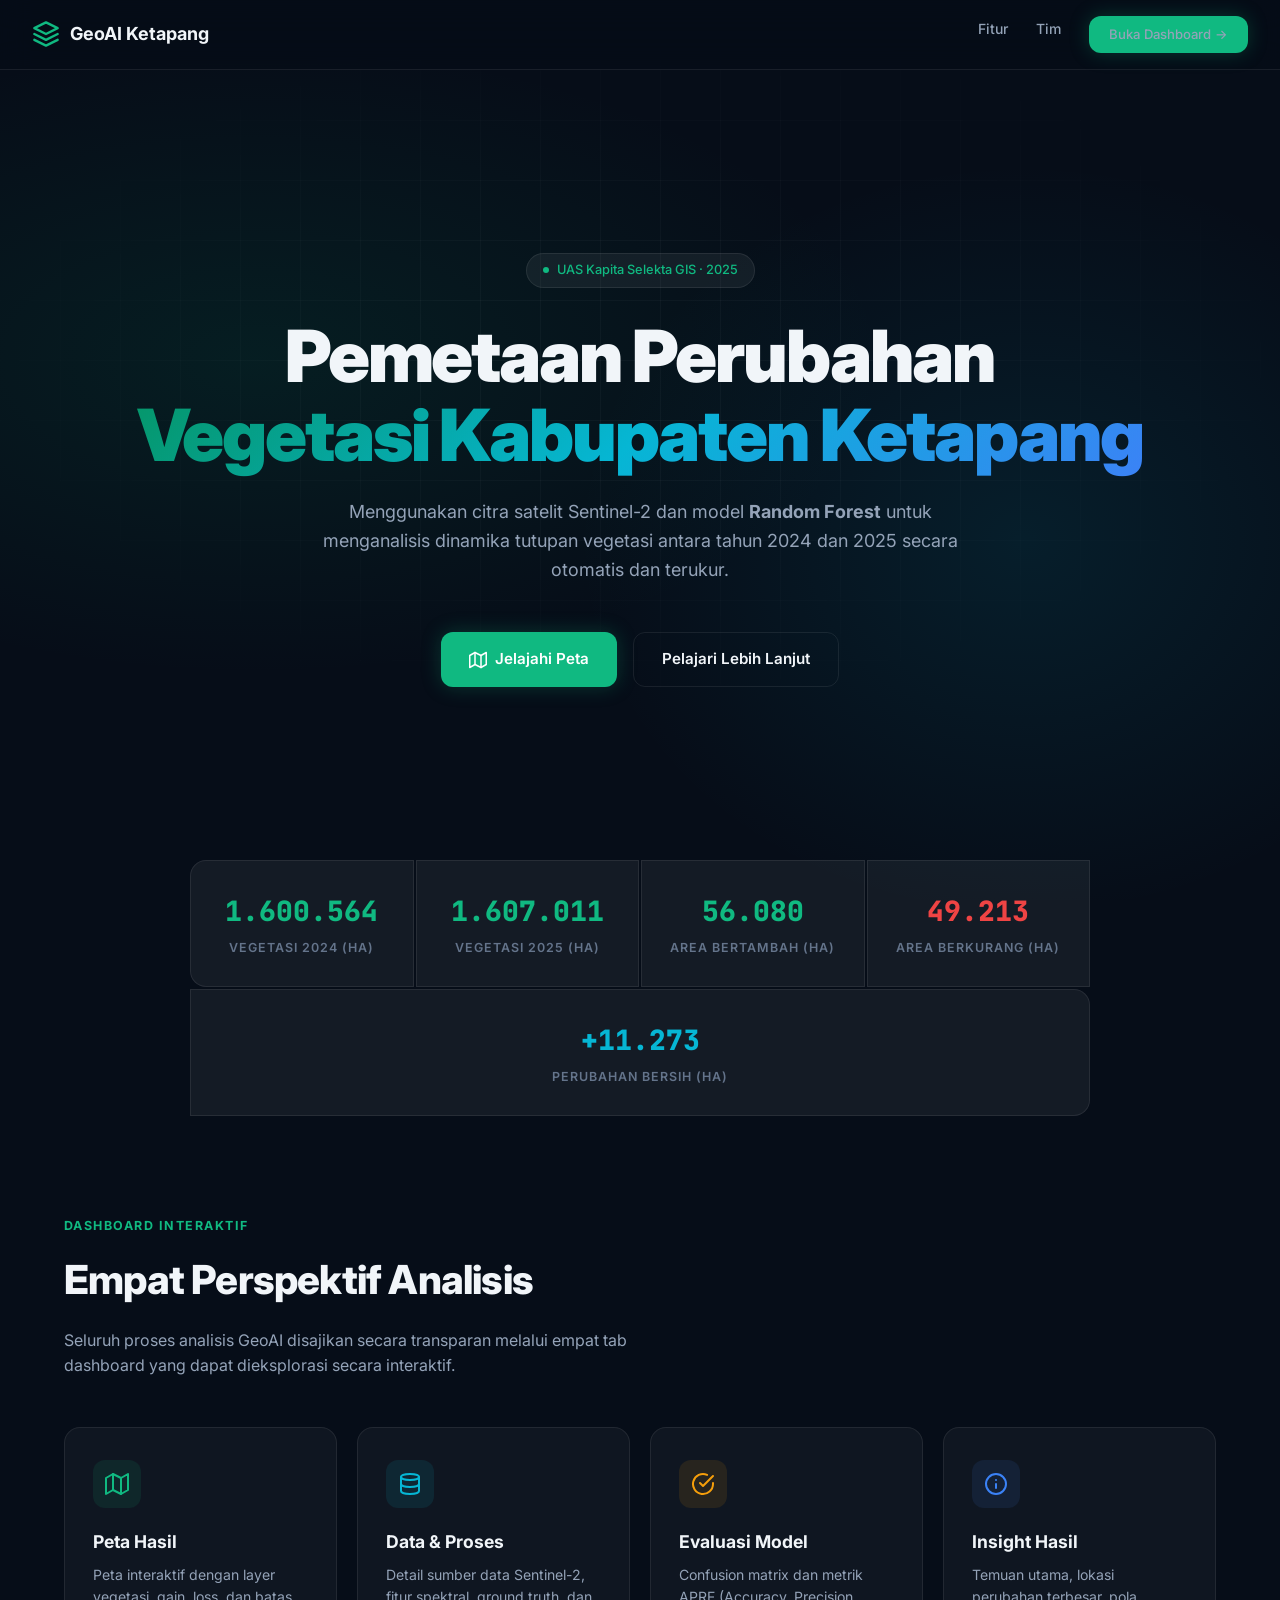
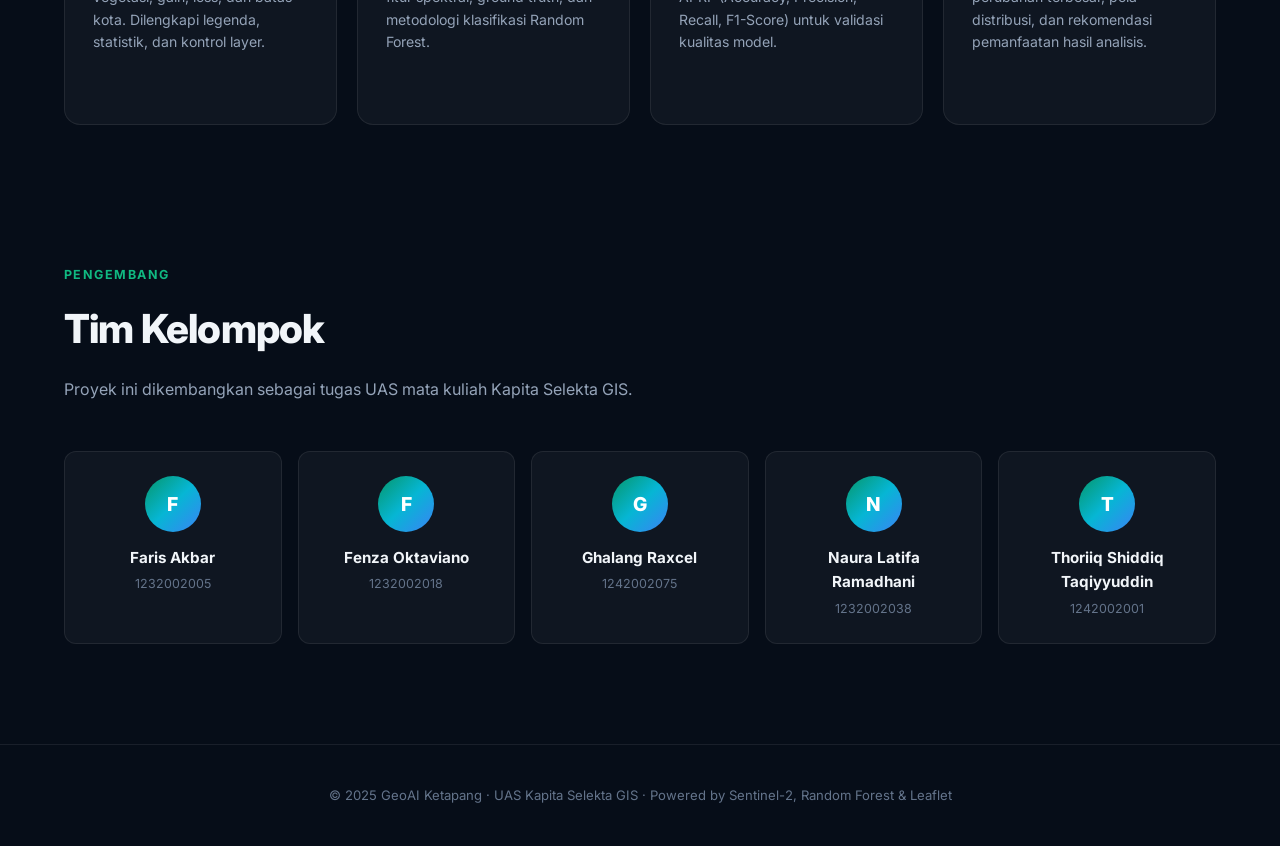
<file: index.html>
<!DOCTYPE html>
<html lang="id">
<head>
  <meta charset="UTF-8" />
  <meta http-equiv="refresh" content="0; url=webgis/index.html" />
  <title>GeoAI Ketapang – Mengarahkan...</title>
  <script>
    window.location.replace("webgis/index.html");
  </script>
</head>
<body>
  <p>Mengarahkan ke <a href="webgis/index.html">WebGIS Ketapang</a>...</p>
</body>
</html>
</file>
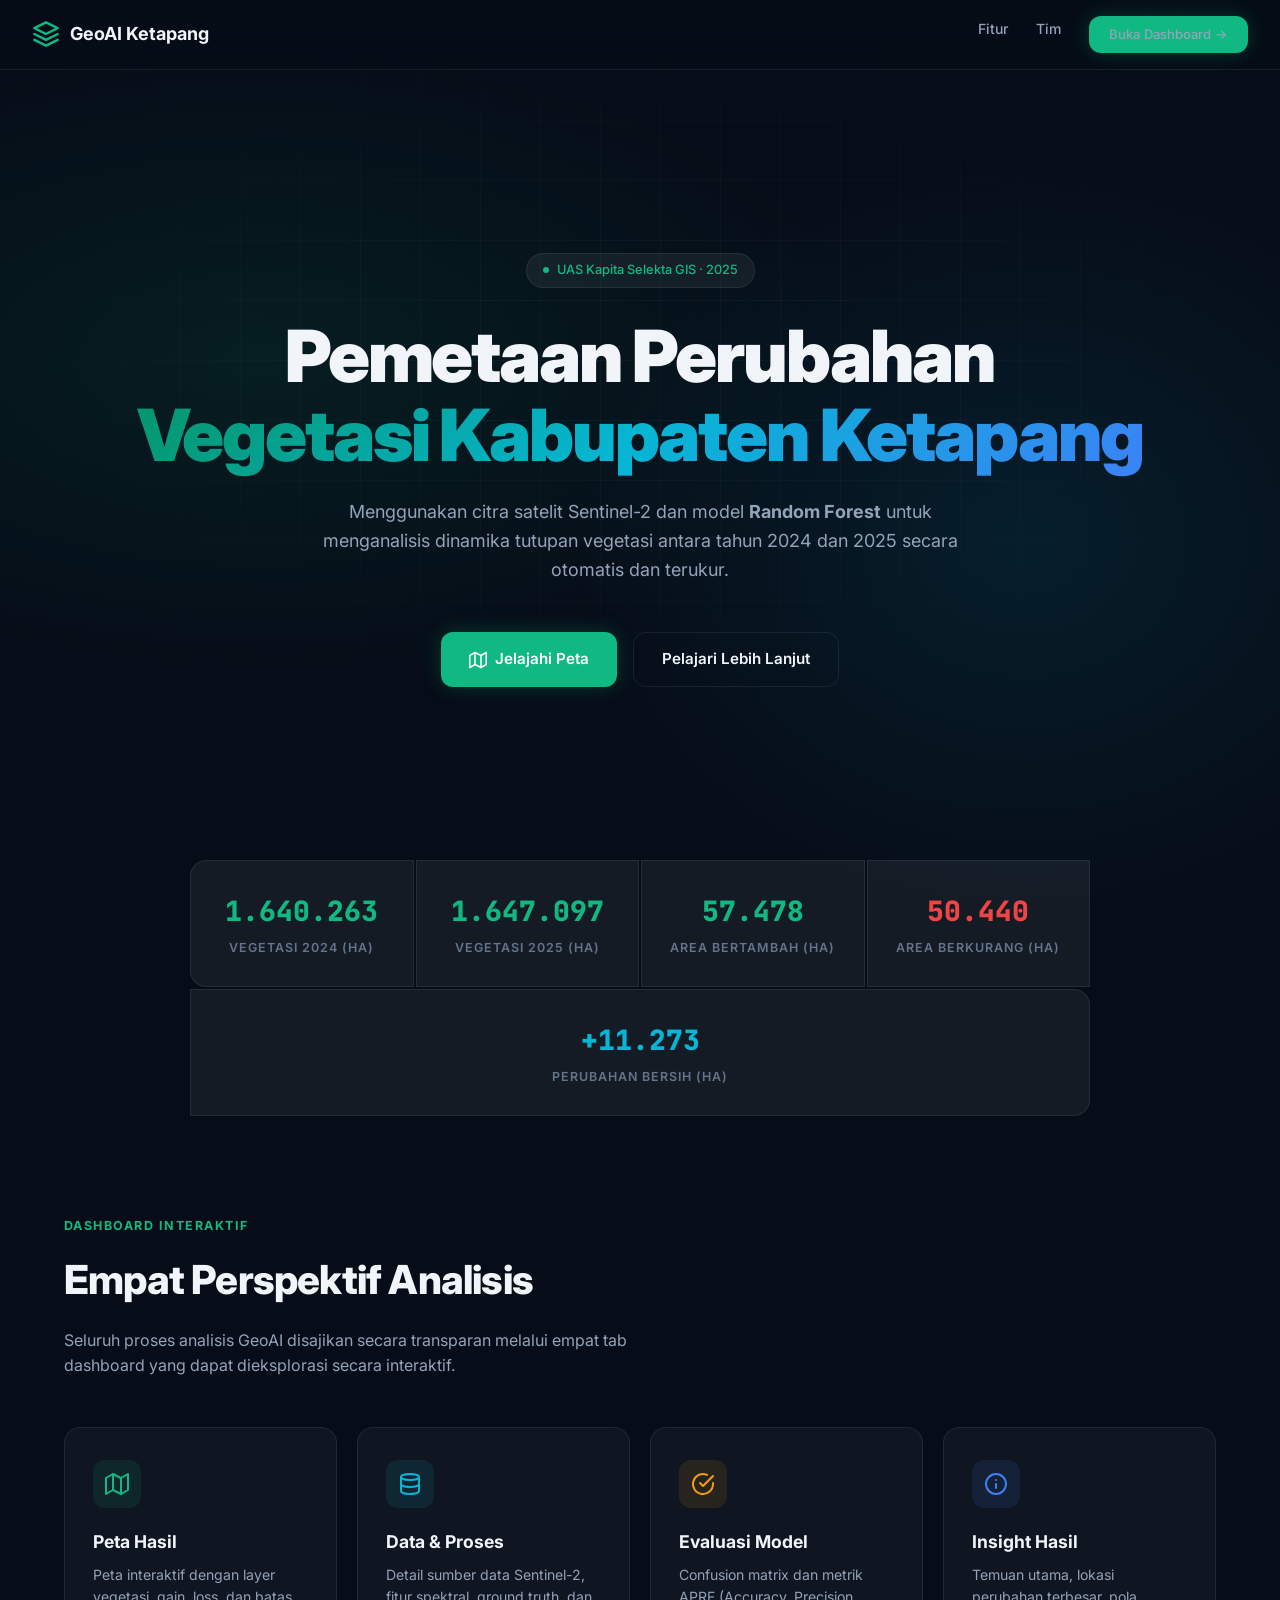
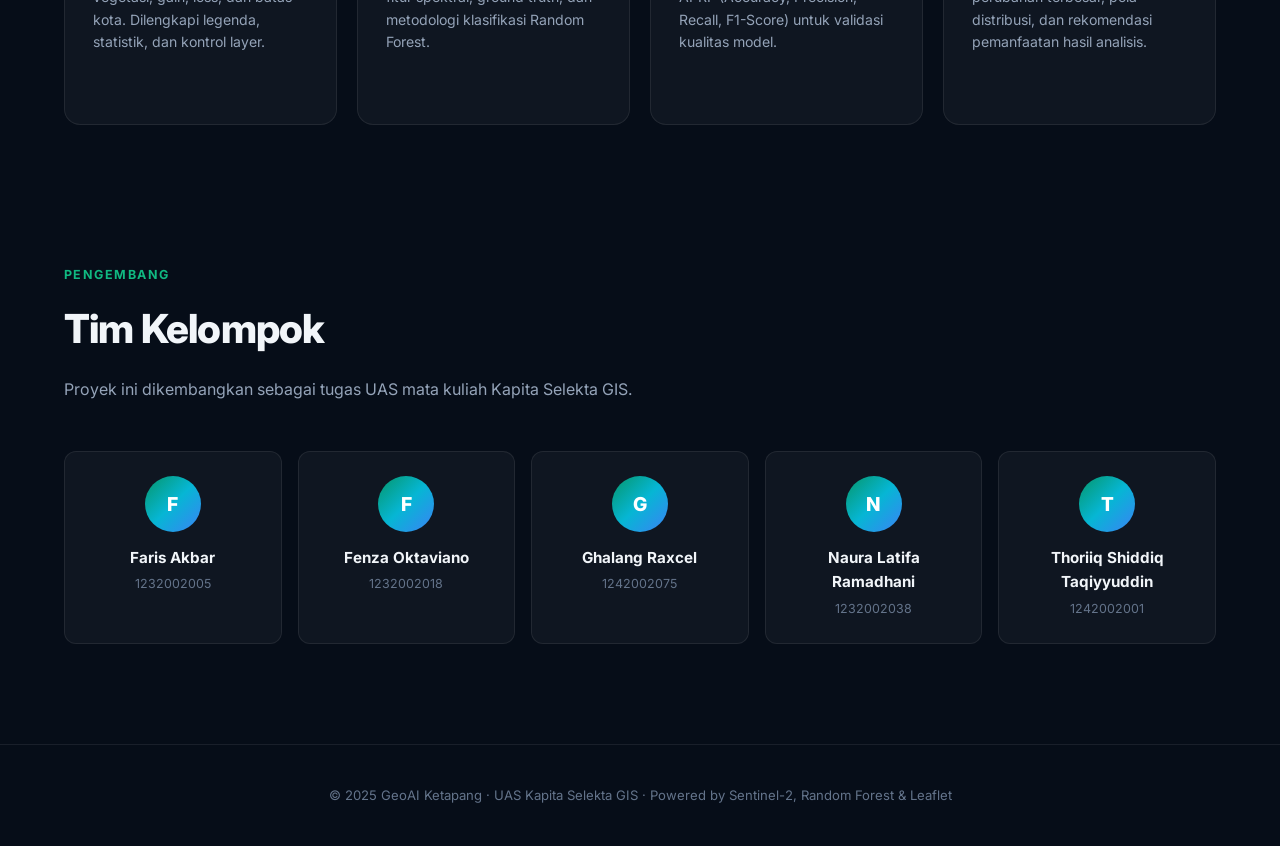
<file: webgis/index.html>
<!DOCTYPE html>
<html lang="id">
<head>
  <meta charset="UTF-8" />
  <meta name="viewport" content="width=device-width, initial-scale=1.0" />
  <title>GeoAI Ketapang – Analisis Perubahan Vegetasi 2024-2025</title>
  <meta name="description" content="WebGIS interaktif untuk analisis perubahan tutupan vegetasi di Kabupaten Ketapang menggunakan Sentinel-2 dan Random Forest." />
  <link rel="stylesheet" href="css/style.css" />
</head>
<body>

  <!-- Background -->
  <div class="landing-bg" aria-hidden="true"></div>

  <!-- Navbar -->
  <nav class="navbar" id="navbar">
    <div class="nav-brand">
      <svg viewBox="0 0 24 24" fill="none" stroke="currentColor" stroke-width="2" stroke-linecap="round" stroke-linejoin="round"><path d="M12 2L2 7l10 5 10-5-10-5z"/><path d="M2 17l10 5 10-5"/><path d="M2 12l10 5 10-5"/></svg>
      GeoAI Ketapang
    </div>
    <ul class="nav-links">
      <li><a href="#features">Fitur</a></li>
      <li><a href="#team">Tim</a></li>
      <li><a href="dashboard.html" class="btn btn-primary" style="padding:8px 20px;font-size:0.82rem;">Buka Dashboard →</a></li>
    </ul>
  </nav>

  <!-- Hero Section -->
  <section class="hero" id="hero">
    <div class="hero-badge">
      <span class="dot"></span>
      UAS Kapita Selekta GIS · 2025
    </div>
    <h1>
      Pemetaan Perubahan<br />
      <span class="gradient-text">Vegetasi Kabupaten Ketapang</span>
    </h1>
    <p class="hero-subtitle">
      Menggunakan citra satelit Sentinel-2 dan model <strong>Random Forest</strong> untuk menganalisis dinamika tutupan vegetasi antara tahun 2024 dan 2025 secara otomatis dan terukur.
    </p>
    <div class="hero-cta">
      <a href="dashboard.html" class="btn btn-primary" id="btn-explore">
        <svg width="18" height="18" viewBox="0 0 24 24" fill="none" stroke="currentColor" stroke-width="2" stroke-linecap="round" stroke-linejoin="round"><polygon points="1 6 1 22 8 18 16 22 23 18 23 2 16 6 8 2 1 6"/><line x1="8" y1="2" x2="8" y2="18"/><line x1="16" y1="6" x2="16" y2="22"/></svg>
        Jelajahi Peta
      </a>
      <a href="#features" class="btn btn-outline">Pelajari Lebih Lanjut</a>
    </div>
  </section>

  <!-- Stats Row -->
  <div class="stats-row" id="stats">
    <div class="stat-item">
      <div class="stat-value" data-count="2626883">0</div>
      <div class="stat-label">Vegetasi 2024 (ha)</div>
    </div>
    <div class="stat-item">
      <div class="stat-value" data-count="2638157">0</div>
      <div class="stat-label">Vegetasi 2025 (ha)</div>
    </div>
    <div class="stat-item">
      <div class="stat-value gain" data-count="92064">0</div>
      <div class="stat-label">Area Bertambah (ha)</div>
    </div>
    <div class="stat-item">
      <div class="stat-value loss" data-count="80791">0</div>
      <div class="stat-label">Area Berkurang (ha)</div>
    </div>
    <div class="stat-item">
      <div class="stat-value net">+11.273</div>
      <div class="stat-label">Perubahan Bersih (ha)</div>
    </div>
  </div>

  <!-- Features Section -->
  <section class="section" id="features">
    <div class="container">
      <div class="section-label animate-in">Dashboard Interaktif</div>
      <h2 class="section-title animate-in">Empat Perspektif Analisis</h2>
      <p class="section-desc animate-in">Seluruh proses analisis GeoAI disajikan secara transparan melalui empat tab dashboard yang dapat dieksplorasi secara interaktif.</p>

      <div class="features-grid">
        <!-- Card 1 -->
        <a href="dashboard.html?tab=peta" class="feature-card animate-in" id="card-peta">
          <div class="feature-icon">
            <svg width="24" height="24" viewBox="0 0 24 24" fill="none" stroke="currentColor" stroke-width="2" stroke-linecap="round" stroke-linejoin="round"><polygon points="1 6 1 22 8 18 16 22 23 18 23 2 16 6 8 2 1 6"/><line x1="8" y1="2" x2="8" y2="18"/><line x1="16" y1="6" x2="16" y2="22"/></svg>
          </div>
          <h3>Peta Hasil</h3>
          <p>Peta interaktif dengan layer vegetasi, gain, loss, dan batas kota. Dilengkapi legenda, statistik, dan kontrol layer.</p>
          <span class="feature-arrow">Buka Peta <svg width="14" height="14" viewBox="0 0 24 24" fill="none" stroke="currentColor" stroke-width="2.5" stroke-linecap="round" stroke-linejoin="round"><line x1="5" y1="12" x2="19" y2="12"/><polyline points="12 5 19 12 12 19"/></svg></span>
        </a>

        <!-- Card 2 -->
        <a href="dashboard.html?tab=data" class="feature-card animate-in" id="card-data">
          <div class="feature-icon" style="background:rgba(6,182,212,0.1);color:var(--accent-cyan);">
            <svg width="24" height="24" viewBox="0 0 24 24" fill="none" stroke="currentColor" stroke-width="2" stroke-linecap="round" stroke-linejoin="round"><ellipse cx="12" cy="5" rx="9" ry="3"/><path d="M21 12c0 1.66-4 3-9 3s-9-1.34-9-3"/><path d="M3 5v14c0 1.66 4 3 9 3s9-1.34 9-3V5"/></svg>
          </div>
          <h3>Data & Proses</h3>
          <p>Detail sumber data Sentinel-2, fitur spektral, ground truth, dan metodologi klasifikasi Random Forest.</p>
          <span class="feature-arrow">Lihat Proses <svg width="14" height="14" viewBox="0 0 24 24" fill="none" stroke="currentColor" stroke-width="2.5" stroke-linecap="round" stroke-linejoin="round"><line x1="5" y1="12" x2="19" y2="12"/><polyline points="12 5 19 12 12 19"/></svg></span>
        </a>

        <!-- Card 3 -->
        <a href="dashboard.html?tab=evaluasi" class="feature-card animate-in" id="card-evaluasi">
          <div class="feature-icon" style="background:rgba(245,158,11,0.1);color:var(--accent-amber);">
            <svg width="24" height="24" viewBox="0 0 24 24" fill="none" stroke="currentColor" stroke-width="2" stroke-linecap="round" stroke-linejoin="round"><path d="M22 11.08V12a10 10 0 1 1-5.93-9.14"/><polyline points="22 4 12 14.01 9 11.01"/></svg>
          </div>
          <h3>Evaluasi Model</h3>
          <p>Confusion matrix dan metrik APRF (Accuracy, Precision, Recall, F1-Score) untuk validasi kualitas model.</p>
          <span class="feature-arrow">Cek Evaluasi <svg width="14" height="14" viewBox="0 0 24 24" fill="none" stroke="currentColor" stroke-width="2.5" stroke-linecap="round" stroke-linejoin="round"><line x1="5" y1="12" x2="19" y2="12"/><polyline points="12 5 19 12 12 19"/></svg></span>
        </a>

        <!-- Card 4 -->
        <a href="dashboard.html?tab=insight" class="feature-card animate-in" id="card-insight">
          <div class="feature-icon" style="background:rgba(59,130,246,0.1);color:var(--accent-blue);">
            <svg width="24" height="24" viewBox="0 0 24 24" fill="none" stroke="currentColor" stroke-width="2" stroke-linecap="round" stroke-linejoin="round"><circle cx="12" cy="12" r="10"/><line x1="12" y1="16" x2="12" y2="12"/><line x1="12" y1="8" x2="12.01" y2="8"/></svg>
          </div>
          <h3>Insight Hasil</h3>
          <p>Temuan utama, lokasi perubahan terbesar, pola distribusi, dan rekomendasi pemanfaatan hasil analisis.</p>
          <span class="feature-arrow">Lihat Insight <svg width="14" height="14" viewBox="0 0 24 24" fill="none" stroke="currentColor" stroke-width="2.5" stroke-linecap="round" stroke-linejoin="round"><line x1="5" y1="12" x2="19" y2="12"/><polyline points="12 5 19 12 12 19"/></svg></span>
        </a>
      </div>
    </div>
  </section>

  <!-- Team Section -->
  <section class="section" id="team" style="padding-top:40px;">
    <div class="container">
      <div class="section-label animate-in">Pengembang</div>
      <h2 class="section-title animate-in">Tim Kelompok</h2>
      <p class="section-desc animate-in">Proyek ini dikembangkan sebagai tugas UAS mata kuliah Kapita Selekta GIS.</p>

      <div class="team-grid animate-in">
        <div class="team-card">
          <div class="team-avatar">F</div>
          <div class="team-name">Faris Akbar</div>
          <div class="team-role">1232002005</div>
        </div>
        <div class="team-card">
          <div class="team-avatar">F</div>
          <div class="team-name">Fenza Oktaviano</div>
          <div class="team-role">1232002018</div>
        </div>
        <div class="team-card">
          <div class="team-avatar">G</div>
          <div class="team-name">Ghalang Raxcel</div>
          <div class="team-role">1242002075</div>
        </div>
        <div class="team-card">
          <div class="team-avatar">N</div>
          <div class="team-name">Naura Latifa Ramadhani</div>
          <div class="team-role">1232002038</div>
        </div>
        <div class="team-card">
          <div class="team-avatar">T</div>
          <div class="team-name">Thoriiq Shiddiq Taqiyyuddin</div>
          <div class="team-role">1242002001</div>
        </div>
      </div>
    </div>
  </section>

  <!-- Footer -->
  <footer class="footer">
    <p>© 2025 GeoAI Ketapang · UAS Kapita Selekta GIS · Powered by Sentinel-2, Random Forest & Leaflet</p>
  </footer>

  <script>
    // Scroll animation
    const animateEls = document.querySelectorAll('.animate-in');
    const observer = new IntersectionObserver((entries) => {
      entries.forEach((entry, i) => {
        if (entry.isIntersecting) {
          setTimeout(() => entry.target.classList.add('visible'), i * 80);
          observer.unobserve(entry.target);
        }
      });
    }, { threshold: 0.15 });
    animateEls.forEach(el => observer.observe(el));

    // Navbar scroll
    window.addEventListener('scroll', () => {
      document.getElementById('navbar').classList.toggle('scrolled', window.scrollY > 40);
    });

    // Counter animation
    function animateCounters() {
      document.querySelectorAll('.stat-value[data-count]').forEach(el => {
        const target = parseInt(el.dataset.count);
        const duration = 2000;
        const start = performance.now();
        function update(now) {
          const progress = Math.min((now - start) / duration, 1);
          const eased = 1 - Math.pow(1 - progress, 3);
          el.textContent = Math.floor(target * eased).toLocaleString('id-ID');
          if (progress < 1) requestAnimationFrame(update);
        }
        requestAnimationFrame(update);
      });
    }
    const statsObserver = new IntersectionObserver((entries) => {
      if (entries[0].isIntersecting) {
        animateCounters();
        statsObserver.disconnect();
      }
    }, { threshold: 0.3 });
    statsObserver.observe(document.getElementById('stats'));
  </script>
</body>
</html>
</file>
<file: webgis/css/style.css>
/* ============================================================
   WebGIS Ketapang – Design System
   Theme: Premium Dark + Glassmorphism + Vegetation Accent
   ============================================================ */

/* ---------- Google Fonts ---------- */
@import url('https://fonts.googleapis.com/css2?family=Inter:wght@300;400;500;600;700;800;900&family=JetBrains+Mono:wght@400;500;600&display=swap');

/* ---------- CSS Custom Properties ---------- */
:root {
  /* Palette */
  --bg-primary:    #060d18;
  --bg-secondary:  #0c1426;
  --bg-tertiary:   #111c32;
  --bg-card:       rgba(255, 255, 255, 0.04);
  --bg-glass:      rgba(255, 255, 255, 0.06);
  --border-glass:  rgba(255, 255, 255, 0.08);
  --border-active: rgba(16, 185, 129, 0.4);

  --text-primary:   #f1f5f9;
  --text-secondary: #94a3b8;
  --text-muted:     #64748b;

  --accent-green:   #10b981;
  --accent-green-glow: rgba(16, 185, 129, 0.25);
  --accent-emerald: #059669;
  --accent-teal:    #14b8a6;
  --accent-cyan:    #06b6d4;
  --accent-red:     #ef4444;
  --accent-red-glow: rgba(239, 68, 68, 0.25);
  --accent-amber:   #f59e0b;
  --accent-blue:    #3b82f6;

  --gradient-hero: linear-gradient(135deg, #059669 0%, #06b6d4 50%, #3b82f6 100%);
  --gradient-card: linear-gradient(135deg, rgba(16,185,129,0.08) 0%, rgba(6,182,212,0.05) 100%);

  /* Typography */
  --font-sans:  'Inter', system-ui, -apple-system, sans-serif;
  --font-mono:  'JetBrains Mono', 'Fira Code', monospace;

  /* Sizing */
  --radius-sm: 8px;
  --radius-md: 12px;
  --radius-lg: 16px;
  --radius-xl: 24px;

  /* Transitions */
  --ease-out: cubic-bezier(0.16, 1, 0.3, 1);
  --transition-fast: 0.2s var(--ease-out);
  --transition-mid:  0.35s var(--ease-out);
  --transition-slow: 0.6s var(--ease-out);
}

/* ---------- Reset & Base ---------- */
*, *::before, *::after { box-sizing: border-box; margin: 0; padding: 0; }

html {
  scroll-behavior: smooth;
  font-size: 16px;
}

body {
  font-family: var(--font-sans);
  background: var(--bg-primary);
  color: var(--text-primary);
  line-height: 1.6;
  -webkit-font-smoothing: antialiased;
  overflow-x: hidden;
}

a { color: var(--accent-green); text-decoration: none; transition: color var(--transition-fast); }
a:hover { color: var(--accent-teal); }

img { max-width: 100%; display: block; }

/* ---------- Utility ---------- */
.container { max-width: 1200px; margin: 0 auto; padding: 0 24px; }
.sr-only { position: absolute; width: 1px; height: 1px; overflow: hidden; clip: rect(0,0,0,0); }
.mono { font-family: var(--font-mono); }

/* ============================================================
   LANDING PAGE
   ============================================================ */

/* ---------- Background Grid / Glow ---------- */
.landing-bg {
  position: fixed; inset: 0; z-index: 0; pointer-events: none;
  background:
    radial-gradient(ellipse 70% 50% at 20% 40%, rgba(5,150,105,0.12) 0%, transparent 70%),
    radial-gradient(ellipse 50% 60% at 80% 60%, rgba(6,182,212,0.10) 0%, transparent 70%),
    var(--bg-primary);
}
.landing-bg::after {
  content: '';
  position: absolute; inset: 0;
  background-image:
    linear-gradient(rgba(255,255,255,0.03) 1px, transparent 1px),
    linear-gradient(90deg, rgba(255,255,255,0.03) 1px, transparent 1px);
  background-size: 60px 60px;
  mask-image: radial-gradient(ellipse 80% 60% at 50% 40%, black 20%, transparent 70%);
}

/* ---------- Navbar ---------- */
.navbar {
  position: fixed; top: 0; left: 0; right: 0; z-index: 100;
  padding: 16px 32px;
  display: flex; align-items: center; justify-content: space-between;
  background: rgba(6,13,24,0.7);
  backdrop-filter: blur(16px);
  border-bottom: 1px solid var(--border-glass);
  transition: background var(--transition-mid);
}
.navbar.scrolled { background: rgba(6,13,24,0.92); }

.nav-brand {
  display: flex; align-items: center; gap: 10px;
  font-weight: 700; font-size: 1.125rem; color: var(--text-primary);
}
.nav-brand svg { width: 28px; height: 28px; color: var(--accent-green); }

.nav-links { display: flex; gap: 28px; list-style: none; }
.nav-links a {
  color: var(--text-secondary); font-size: 0.875rem; font-weight: 500;
  transition: color var(--transition-fast);
}
.nav-links a:hover { color: var(--text-primary); }

/* ---------- Hero ---------- */
.hero {
  position: relative; z-index: 1;
  min-height: 100vh;
  display: flex; flex-direction: column; align-items: center; justify-content: center;
  text-align: center; padding: 120px 24px 80px;
}

.hero-badge {
  display: inline-flex; align-items: center; gap: 8px;
  padding: 6px 16px;
  background: var(--bg-glass);
  border: 1px solid var(--border-glass);
  border-radius: 100px;
  font-size: 0.8rem; font-weight: 500;
  color: var(--accent-green);
  margin-bottom: 28px;
  animation: fadeInUp 0.8s var(--ease-out) both;
}
.hero-badge .dot {
  width: 6px; height: 6px; border-radius: 50%;
  background: var(--accent-green);
  animation: pulse-dot 2s infinite;
}

.hero h1 {
  font-size: clamp(2.5rem, 6vw, 4.5rem);
  font-weight: 900;
  line-height: 1.1;
  letter-spacing: -0.03em;
  margin-bottom: 24px;
  animation: fadeInUp 0.8s 0.15s var(--ease-out) both;
}
.hero h1 .gradient-text {
  background: var(--gradient-hero);
  -webkit-background-clip: text;
  background-clip: text;
  -webkit-text-fill-color: transparent;
}

.hero-subtitle {
  max-width: 640px;
  font-size: 1.125rem;
  color: var(--text-secondary);
  margin-bottom: 48px;
  animation: fadeInUp 0.8s 0.3s var(--ease-out) both;
}

.hero-cta {
  display: flex; gap: 16px; flex-wrap: wrap; justify-content: center;
  animation: fadeInUp 0.8s 0.45s var(--ease-out) both;
}

/* ---------- Buttons ---------- */
.btn {
  display: inline-flex; align-items: center; gap: 8px;
  padding: 14px 28px; border: none; border-radius: var(--radius-md);
  font-family: var(--font-sans); font-weight: 600; font-size: 0.95rem;
  cursor: pointer; transition: all var(--transition-fast);
  text-decoration: none;
}
.btn-primary {
  background: var(--accent-green);
  color: #fff;
  box-shadow: 0 0 20px var(--accent-green-glow);
}
.btn-primary:hover {
  background: var(--accent-emerald);
  box-shadow: 0 0 32px var(--accent-green-glow);
  transform: translateY(-2px);
  color: #fff;
}
.btn-outline {
  background: transparent;
  color: var(--text-primary);
  border: 1px solid var(--border-glass);
}
.btn-outline:hover {
  background: var(--bg-glass);
  border-color: var(--accent-green);
  color: var(--text-primary);
}

/* ---------- Stats Row ---------- */
.stats-row {
  position: relative; z-index: 1;
  display: flex; gap: 2px; justify-content: center; flex-wrap: wrap;
  margin: -40px auto 0;
  max-width: 900px;
  animation: fadeInUp 0.8s 0.6s var(--ease-out) both;
}
.stat-item {
  flex: 1; min-width: 180px; padding: 28px 20px;
  background: var(--bg-glass);
  backdrop-filter: blur(12px);
  border: 1px solid var(--border-glass);
  text-align: center;
}
.stat-item:first-child { border-radius: var(--radius-lg) 0 0 var(--radius-lg); }
.stat-item:last-child  { border-radius: 0 var(--radius-lg) var(--radius-lg) 0; }

.stat-value {
  font-size: 1.75rem; font-weight: 800;
  color: var(--accent-green);
  font-family: var(--font-mono);
}
.stat-value.loss { color: var(--accent-red); }
.stat-value.net  { color: var(--accent-cyan); }
.stat-label {
  font-size: 0.78rem; color: var(--text-muted); margin-top: 4px;
  text-transform: uppercase; letter-spacing: 0.08em; font-weight: 600;
}

/* ---------- Section ---------- */
.section {
  position: relative; z-index: 1;
  padding: 100px 24px;
}
.section-label {
  font-size: 0.78rem; font-weight: 700; text-transform: uppercase; letter-spacing: 0.12em;
  color: var(--accent-green); margin-bottom: 12px;
}
.section-title {
  font-size: clamp(1.75rem, 3.5vw, 2.5rem);
  font-weight: 800; margin-bottom: 16px; letter-spacing: -0.02em;
}
.section-desc {
  color: var(--text-secondary); max-width: 600px; margin-bottom: 48px;
}

/* ---------- Feature Cards ---------- */
.features-grid {
  display: grid;
  grid-template-columns: repeat(auto-fit, minmax(260px, 1fr));
  gap: 20px;
}
.feature-card {
  position: relative;
  padding: 32px 28px;
  background: var(--bg-card);
  border: 1px solid var(--border-glass);
  border-radius: var(--radius-lg);
  transition: all var(--transition-mid);
  cursor: pointer;
  overflow: hidden;
  text-decoration: none;
  color: var(--text-primary);
  display: block;
}
.feature-card::before {
  content: '';
  position: absolute; top: 0; left: 0; right: 0; height: 2px;
  background: var(--gradient-hero);
  opacity: 0; transition: opacity var(--transition-mid);
}
.feature-card:hover {
  border-color: var(--border-active);
  background: var(--gradient-card);
  transform: translateY(-4px);
  box-shadow: 0 16px 48px rgba(0,0,0,0.3);
  color: var(--text-primary);
}
.feature-card:hover::before { opacity: 1; }

.feature-icon {
  width: 48px; height: 48px;
  display: flex; align-items: center; justify-content: center;
  background: rgba(16,185,129,0.1);
  border-radius: var(--radius-md);
  margin-bottom: 20px;
  color: var(--accent-green);
  font-size: 1.4rem;
}
.feature-card h3 {
  font-size: 1.1rem; font-weight: 700; margin-bottom: 8px;
}
.feature-card p {
  font-size: 0.88rem; color: var(--text-secondary); line-height: 1.6;
}
.feature-arrow {
  display: inline-flex; margin-top: 16px;
  color: var(--accent-green); font-size: 0.85rem; font-weight: 600;
  gap: 6px; align-items: center;
  opacity: 0; transform: translateX(-8px);
  transition: all var(--transition-mid);
}
.feature-card:hover .feature-arrow {
  opacity: 1; transform: translateX(0);
}

/* ---------- Team Section ---------- */
.team-grid {
  display: grid;
  grid-template-columns: repeat(auto-fit, minmax(200px, 1fr));
  gap: 16px;
}
.team-card {
  padding: 24px 20px;
  background: var(--bg-card);
  border: 1px solid var(--border-glass);
  border-radius: var(--radius-md);
  text-align: center;
  transition: all var(--transition-mid);
}
.team-card:hover {
  border-color: var(--border-active);
  transform: translateY(-2px);
}
.team-avatar {
  width: 56px; height: 56px;
  border-radius: 50%;
  background: var(--gradient-hero);
  margin: 0 auto 14px;
  display: flex; align-items: center; justify-content: center;
  font-weight: 800; font-size: 1.2rem; color: #fff;
}
.team-name { font-weight: 700; font-size: 0.95rem; margin-bottom: 4px; }
.team-role { font-size: 0.78rem; color: var(--text-muted); }

/* ---------- Footer ---------- */
.footer {
  position: relative; z-index: 1;
  padding: 40px 24px;
  border-top: 1px solid var(--border-glass);
  text-align: center;
  font-size: 0.82rem;
  color: var(--text-muted);
}

/* ============================================================
   DASHBOARD
   ============================================================ */

/* ---------- Dashboard Layout ---------- */
.dashboard {
  display: flex; height: 100vh; overflow: hidden;
}

/* ---------- Sidebar ---------- */
.sidebar {
  width: 260px; min-width: 260px;
  background: var(--bg-secondary);
  border-right: 1px solid var(--border-glass);
  display: flex; flex-direction: column;
  overflow-y: auto;
  z-index: 50;
}
.sidebar-header {
  padding: 20px 20px 16px;
  border-bottom: 1px solid var(--border-glass);
}
.sidebar-brand {
  display: flex; align-items: center; gap: 10px;
  font-weight: 700; font-size: 0.95rem;
  color: var(--text-primary);
  text-decoration: none;
  margin-bottom: 4px;
}
.sidebar-brand svg { width: 24px; height: 24px; color: var(--accent-green); }
.sidebar-back {
  font-size: 0.75rem; color: var(--text-muted);
  display: flex; align-items: center; gap: 4px;
  margin-top: 8px;
}
.sidebar-back:hover { color: var(--accent-green); }

.sidebar-nav {
  list-style: none; padding: 12px 10px; flex: 1;
  display: flex; flex-direction: column; gap: 4px;
}
.sidebar-nav li a {
  display: flex; align-items: center; gap: 12px;
  padding: 12px 16px;
  border-radius: var(--radius-md);
  color: var(--text-secondary);
  font-size: 0.88rem; font-weight: 500;
  transition: all var(--transition-fast);
  cursor: pointer;
  text-decoration: none;
}
.sidebar-nav li a:hover {
  background: var(--bg-glass);
  color: var(--text-primary);
}
.sidebar-nav li a.active {
  background: rgba(16,185,129,0.1);
  color: var(--accent-green);
  font-weight: 600;
  border: 1px solid rgba(16,185,129,0.15);
}
.sidebar-nav li a .nav-icon {
  width: 20px; height: 20px; flex-shrink: 0;
}

.sidebar-footer {
  padding: 16px 20px;
  border-top: 1px solid var(--border-glass);
  font-size: 0.72rem;
  color: var(--text-muted);
}

/* ---------- Main Content ---------- */
.main-content {
  flex: 1;
  display: flex; flex-direction: column;
  overflow: hidden;
  background: var(--bg-primary);
}

/* ---------- Tab Panels ---------- */
.tab-panel {
  display: none;
  flex: 1;
  overflow-y: auto;
}
.tab-panel.active {
  display: flex;
  flex-direction: column;
}

/* ---- Tab 1: Peta Hasil ---- */
.map-container {
  position: relative; flex: 1; min-height: 0;
}
#map {
  width: 100%; height: 100%;
  background: var(--bg-tertiary);
}

/* Floating panels over map */
.map-overlay {
  position: absolute; z-index: 800;
  background: rgba(12,20,38,0.88);
  backdrop-filter: blur(16px);
  border: 1px solid var(--border-glass);
  border-radius: var(--radius-md);
  color: var(--text-primary);
  font-size: 0.82rem;
}

/* Stats floating panel */
.map-stats {
  top: 16px; left: 16px;
  padding: 20px;
  max-width: 300px;
}
.map-stats h3 {
  font-size: 0.85rem; font-weight: 700;
  margin-bottom: 14px;
  display: flex; align-items: center; gap: 8px;
}
.map-stats h3 svg { color: var(--accent-green); }

.stat-row {
  display: flex; justify-content: space-between; align-items: center;
  padding: 8px 0;
  border-bottom: 1px solid rgba(255,255,255,0.04);
}
.stat-row:last-child { border-bottom: none; }
.stat-row .label { color: var(--text-secondary); }
.stat-row .value { font-family: var(--font-mono); font-weight: 600; font-size: 0.85rem; }
.stat-row .value.gain { color: var(--accent-green); }
.stat-row .value.loss { color: var(--accent-red); }
.stat-row .value.net  { color: var(--accent-cyan); }

/* Legend floating panel */
.map-legend {
  bottom: 32px; left: 16px;
  padding: 16px 20px;
}
.map-legend h4 {
  font-size: 0.78rem; font-weight: 700;
  margin-bottom: 10px; text-transform: uppercase; letter-spacing: 0.06em;
  color: var(--text-muted);
}
.legend-item {
  display: flex; align-items: center; gap: 10px;
  padding: 4px 0; font-size: 0.8rem;
}
.legend-color {
  width: 16px; height: 16px; border-radius: 4px; flex-shrink: 0;
  border: 1px solid rgba(255,255,255,0.1);
}

/* Layer control floating panel */
.map-layers {
  top: 16px; right: 16px;
  padding: 16px 20px;
  min-width: 240px;
}
.map-layers h4 {
  font-size: 0.78rem; font-weight: 700;
  margin-bottom: 10px; text-transform: uppercase; letter-spacing: 0.06em;
  color: var(--text-muted);
}

/* Basemap selector */
.basemap-options {
  display: grid;
  grid-template-columns: 1fr 1fr;
  gap: 6px;
  margin-bottom: 6px;
}
.basemap-option {
  display: flex; align-items: center; gap: 8px;
  padding: 7px 10px;
  border-radius: var(--radius-sm);
  border: 1px solid transparent;
  font-size: 0.78rem; font-weight: 500;
  color: var(--text-secondary);
  cursor: pointer;
  transition: all var(--transition-fast);
}
.basemap-option:hover {
  background: var(--bg-glass);
  color: var(--text-primary);
}
.basemap-option.active {
  border-color: var(--accent-green);
  background: rgba(16,185,129,0.08);
  color: var(--accent-green);
  font-weight: 600;
}
.basemap-option input[type="radio"] { display: none; }
.basemap-swatch {
  width: 22px; height: 22px;
  border-radius: 5px; flex-shrink: 0;
  border: 1px solid rgba(255,255,255,0.12);
}
.layers-divider {
  height: 1px;
  background: var(--border-glass);
  margin: 10px 0;
}
.layer-toggle {
  display: flex; align-items: center; gap: 10px;
  padding: 6px 0; font-size: 0.82rem; cursor: pointer;
  color: var(--text-secondary);
  transition: color var(--transition-fast);
}
.layer-toggle:hover { color: var(--text-primary); }

/* Custom checkbox */
.layer-toggle input[type="checkbox"] { display: none; }
.layer-toggle .toggle-track {
  width: 34px; height: 18px; border-radius: 100px;
  background: rgba(255,255,255,0.1);
  position: relative; flex-shrink: 0;
  transition: background var(--transition-fast);
}
.layer-toggle .toggle-track::after {
  content: '';
  position: absolute; top: 2px; left: 2px;
  width: 14px; height: 14px; border-radius: 50%;
  background: var(--text-muted);
  transition: all var(--transition-fast);
}
.layer-toggle input:checked + .toggle-track {
  background: var(--accent-green);
}
.layer-toggle input:checked + .toggle-track::after {
  transform: translateX(16px);
  background: #fff;
}

/* ---- Tab 2-4: Content Panels ---- */
.content-panel {
  padding: 40px;
  max-width: 960px;
}

.content-header {
  margin-bottom: 36px;
}
.content-header h2 {
  font-size: 1.65rem; font-weight: 800; margin-bottom: 8px;
  letter-spacing: -0.02em;
}
.content-header p {
  color: var(--text-secondary); font-size: 0.95rem;
}

/* Info cards grid */
.info-grid {
  display: grid;
  grid-template-columns: repeat(auto-fit, minmax(280px, 1fr));
  gap: 16px;
  margin-bottom: 32px;
}
.info-card {
  padding: 24px;
  background: var(--bg-card);
  border: 1px solid var(--border-glass);
  border-radius: var(--radius-md);
}
.info-card h4 {
  font-size: 0.78rem; font-weight: 700;
  text-transform: uppercase; letter-spacing: 0.08em;
  color: var(--text-muted);
  margin-bottom: 12px;
}
.info-card .info-value {
  font-size: 1.05rem; font-weight: 600;
  margin-bottom: 6px;
}
.info-card .info-desc {
  font-size: 0.82rem; color: var(--text-secondary); line-height: 1.6;
}
.info-card ul {
  list-style: none; padding: 0;
}
.info-card ul li {
  padding: 5px 0; font-size: 0.85rem; color: var(--text-secondary);
  display: flex; align-items: center; gap: 8px;
}
.info-card ul li::before {
  content: ''; width: 5px; height: 5px; border-radius: 50%;
  background: var(--accent-green); flex-shrink: 0;
}

/* Workflow / Process Steps */
.process-steps {
  display: flex; flex-direction: column; gap: 0;
  margin-bottom: 32px;
}
.process-step {
  display: flex; gap: 20px;
  padding: 20px 0;
  border-left: 2px solid var(--border-glass);
  margin-left: 20px; padding-left: 28px;
  position: relative;
}
.process-step::before {
  content: attr(data-step);
  position: absolute; left: -14px;
  width: 26px; height: 26px;
  background: var(--accent-green);
  color: #fff;
  font-size: 0.72rem; font-weight: 700;
  border-radius: 50%;
  display: flex; align-items: center; justify-content: center;
}
.process-step h4 { font-size: 0.95rem; font-weight: 700; margin-bottom: 6px; }
.process-step p  { font-size: 0.85rem; color: var(--text-secondary); }

/* Confusion Matrix */
.matrix-wrapper {
  display: flex; gap: 40px; flex-wrap: wrap;
  align-items: flex-start;
  margin-bottom: 32px;
}
.confusion-matrix {
  border-collapse: collapse;
  font-family: var(--font-mono);
  font-size: 0.9rem;
}
.confusion-matrix th,
.confusion-matrix td {
  padding: 14px 24px;
  text-align: center;
  border: 1px solid var(--border-glass);
}
.confusion-matrix th {
  background: var(--bg-glass);
  font-size: 0.75rem; font-weight: 700;
  text-transform: uppercase; letter-spacing: 0.06em;
  color: var(--text-muted);
  font-family: var(--font-sans);
}
.confusion-matrix td {
  font-weight: 700; font-size: 1.1rem;
}
.confusion-matrix .tp { color: var(--accent-green); background: rgba(16,185,129,0.08); }
.confusion-matrix .tn { color: var(--accent-cyan);  background: rgba(6,182,212,0.08); }
.confusion-matrix .fp { color: var(--accent-red);   background: rgba(239,68,68,0.06); }
.confusion-matrix .fn { color: var(--accent-amber); background: rgba(245,158,11,0.06); }

/* APRF Metric Cards */
.metrics-grid {
  display: grid;
  grid-template-columns: repeat(auto-fit, minmax(180px, 1fr));
  gap: 16px;
  margin-bottom: 32px;
}
.metric-card {
  padding: 24px;
  background: var(--bg-card);
  border: 1px solid var(--border-glass);
  border-radius: var(--radius-md);
  text-align: center;
}
.metric-card .metric-name {
  font-size: 0.72rem; font-weight: 700;
  text-transform: uppercase; letter-spacing: 0.1em;
  color: var(--text-muted);
  margin-bottom: 8px;
}
.metric-card .metric-value {
  font-size: 2rem; font-weight: 800;
  font-family: var(--font-mono);
  color: var(--accent-green);
}
.metric-card .metric-bar {
  width: 100%; height: 5px;
  background: rgba(255,255,255,0.06);
  border-radius: 100px;
  margin-top: 12px;
  overflow: hidden;
}
.metric-card .metric-bar-fill {
  height: 100%;
  background: var(--gradient-hero);
  border-radius: 100px;
  transition: width 1s var(--ease-out);
}

/* Insight location cards */
.insight-location {
  padding: 24px;
  background: var(--bg-card);
  border: 1px solid var(--border-glass);
  border-radius: var(--radius-md);
  margin-bottom: 16px;
  display: flex; justify-content: space-between; align-items: center;
  flex-wrap: wrap; gap: 16px;
}
.insight-location .insight-info h4 {
  font-size: 1rem; font-weight: 700; margin-bottom: 6px;
}
.insight-location .insight-info p {
  font-size: 0.85rem; color: var(--text-secondary);
}
.insight-location .insight-info .insight-coords {
  font-family: var(--font-mono); font-size: 0.8rem;
  color: var(--text-muted); margin-top: 4px;
}
.btn-zoom {
  padding: 10px 20px; border-radius: var(--radius-sm);
  background: rgba(16,185,129,0.1);
  border: 1px solid rgba(16,185,129,0.2);
  color: var(--accent-green);
  font-family: var(--font-sans); font-weight: 600; font-size: 0.82rem;
  cursor: pointer;
  transition: all var(--transition-fast);
}
.btn-zoom:hover {
  background: rgba(16,185,129,0.2);
  transform: translateY(-1px);
}

/* Prose text block */
.prose {
  padding: 24px;
  background: var(--bg-card);
  border: 1px solid var(--border-glass);
  border-radius: var(--radius-md);
  margin-bottom: 16px;
}
.prose h4 {
  font-size: 1rem; font-weight: 700; margin-bottom: 10px;
  color: var(--text-primary);
}
.prose p, .prose li {
  font-size: 0.88rem; color: var(--text-secondary); line-height: 1.75;
}
.prose ul { list-style: disc; padding-left: 20px; }
.prose ul li { margin-bottom: 6px; }

/* ---- Loading Overlay ---- */
.loading-overlay {
  position: absolute; inset: 0; z-index: 900;
  background: rgba(6,13,24,0.85);
  backdrop-filter: blur(6px);
  display: flex; flex-direction: column;
  align-items: center; justify-content: center;
  gap: 16px;
  transition: opacity var(--transition-mid);
}
.loading-overlay.hidden { opacity: 0; pointer-events: none; }

.spinner {
  width: 40px; height: 40px;
  border: 3px solid var(--border-glass);
  border-top-color: var(--accent-green);
  border-radius: 50%;
  animation: spin 0.8s linear infinite;
}
.loading-text {
  font-size: 0.85rem; color: var(--text-secondary);
}

/* ============================================================
   LEAFLET OVERRIDES
   ============================================================ */
.leaflet-container { background: var(--bg-tertiary) !important; font-family: var(--font-sans) !important; }
.leaflet-control-zoom { border: none !important; }
.leaflet-control-zoom a {
  background: rgba(12,20,38,0.88) !important;
  backdrop-filter: blur(8px);
  color: var(--text-primary) !important;
  border: 1px solid var(--border-glass) !important;
  width: 34px !important; height: 34px !important;
  line-height: 34px !important; font-size: 16px !important;
}
.leaflet-control-zoom a:hover { background: var(--bg-tertiary) !important; }
.leaflet-control-attribution { display: none !important; }

.leaflet-popup-content-wrapper {
  background: rgba(12,20,38,0.92) !important;
  backdrop-filter: blur(12px);
  color: var(--text-primary) !important;
  border: 1px solid var(--border-glass) !important;
  border-radius: var(--radius-md) !important;
  font-family: var(--font-sans) !important;
  box-shadow: 0 12px 40px rgba(0,0,0,0.4) !important;
}
.leaflet-popup-tip { background: rgba(12,20,38,0.92) !important; }
.leaflet-popup-content { margin: 14px 16px !important; font-size: 0.82rem !important; }

/* ============================================================
   ANIMATIONS
   ============================================================ */
@keyframes fadeInUp {
  from { opacity: 0; transform: translateY(24px); }
  to   { opacity: 1; transform: translateY(0); }
}
@keyframes fadeIn {
  from { opacity: 0; }
  to   { opacity: 1; }
}
@keyframes pulse-dot {
  0%, 100% { opacity: 1; transform: scale(1); }
  50%      { opacity: 0.5; transform: scale(1.5); }
}
@keyframes spin {
  to { transform: rotate(360deg); }
}
.animate-in {
  opacity: 0; transform: translateY(20px);
  transition: opacity 0.6s var(--ease-out), transform 0.6s var(--ease-out);
}
.animate-in.visible {
  opacity: 1; transform: translateY(0);
}

/* ============================================================
   RESPONSIVE
   ============================================================ */
@media (max-width: 768px) {
  .navbar { padding: 12px 16px; }
  .nav-links { display: none; }

  .hero { padding: 100px 16px 60px; }
  .hero h1 { font-size: 2rem; }

  .stats-row { flex-direction: column; margin: -20px 16px 0; }
  .stat-item { border-radius: 0 !important; }
  .stat-item:first-child { border-radius: var(--radius-lg) var(--radius-lg) 0 0 !important; }
  .stat-item:last-child  { border-radius: 0 0 var(--radius-lg) var(--radius-lg) !important; }

  .features-grid { grid-template-columns: 1fr; }

  .dashboard { flex-direction: column; }
  .sidebar {
    width: 100%; min-width: 100%;
    flex-direction: row; overflow-x: auto;
    border-right: none; border-bottom: 1px solid var(--border-glass);
  }
  .sidebar-header { display: none; }
  .sidebar-footer { display: none; }
  .sidebar-nav {
    flex-direction: row; padding: 8px;
    gap: 4px; width: 100%;
  }
  .sidebar-nav li a {
    white-space: nowrap; padding: 10px 14px;
    font-size: 0.8rem;
  }

  .content-panel { padding: 20px; }
  .map-stats { max-width: 220px; padding: 14px; }
  .map-layers { display: none; }
}
</file>
